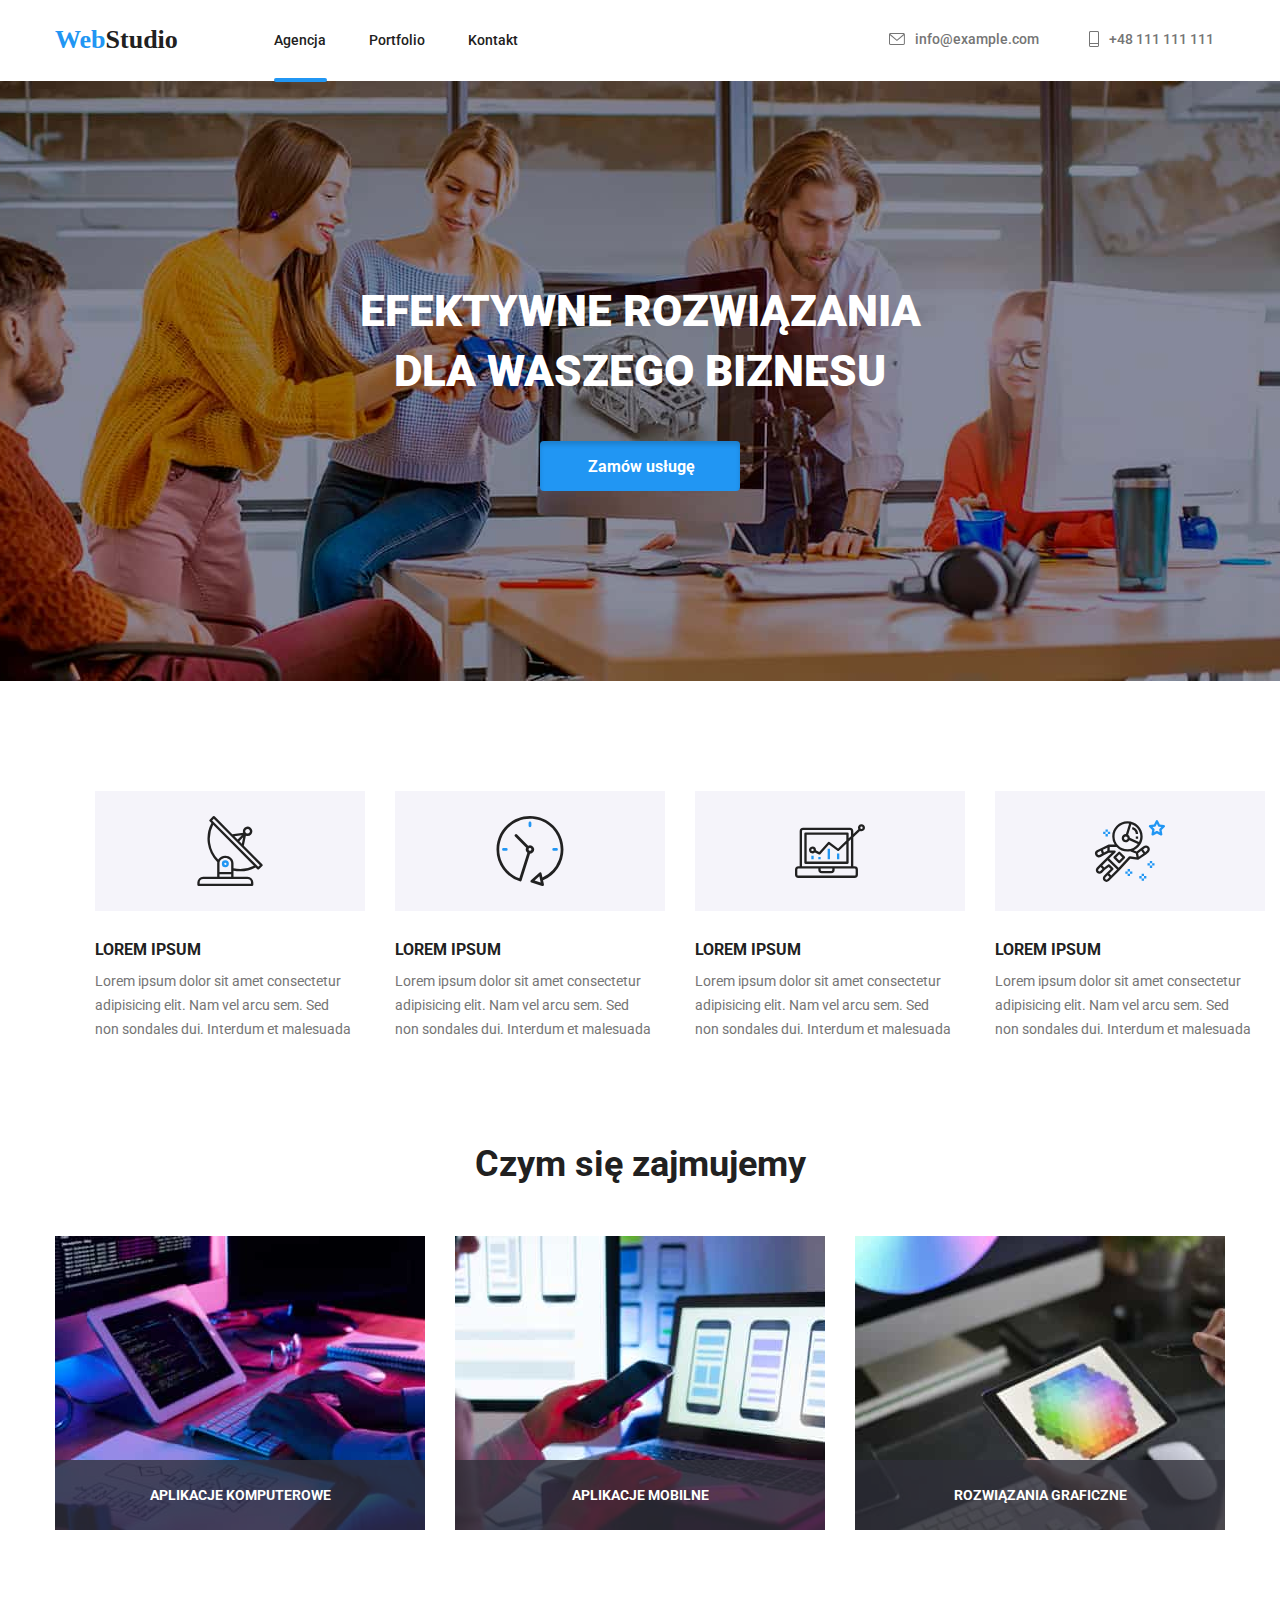
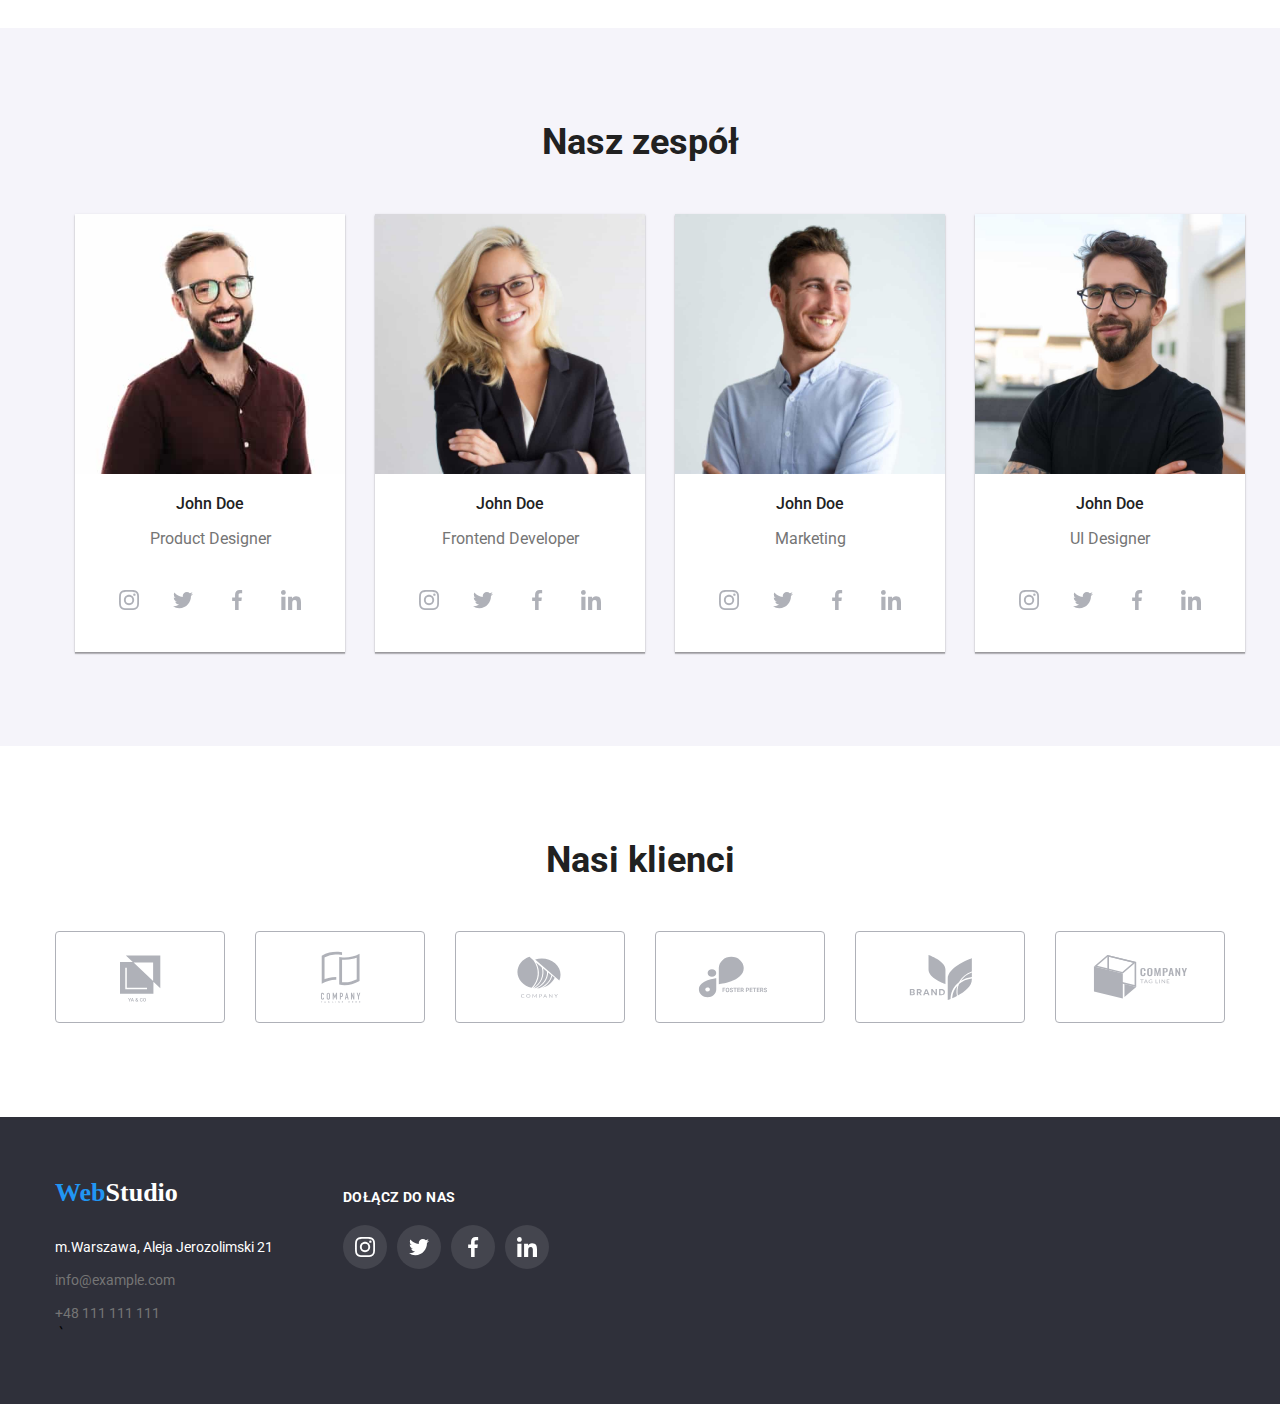
<file: index.html>
<!DOCTYPE html>
<html lang="en">
<head>
    <meta charset="UTF-8">
    <meta http-equiv="X-UA-Compatible" content="IE=edge">
    <meta name="viewport" content="width=device-width, initial-scale=1.0">
    <title>Studio</title>
    <link
    rel="stylesheet"
    href="https://fonts.googleapis.com/css2?family=Raleway:wght@700&family=Roboto:wght@400;500;700;900&display=swap"
      />
    <link
    rel="stylesheet"
    href="https://cdnjs.cloudflare.com/ajax/libs/modern-normalize/1.1.0/modern-normalize.min.css"
    >
  <link rel="stylesheet" href="./css/styles.css" />
  <link rel="preconnect" href="https://fonts.googleapis.com" />
  <link rel="preconnect" href="https://fonts.gstatic.com" crossorigin />
  <link
  />
</head>
<body>
    <header class="header header__position">
        <a 
        href="index.html" 
        class="header__logo-appearance link__no blue-text">
        <span class="logo__blue">Web</span>Studio</a>
        <nav class="header__pages-position">
                    <a
                      href="./index.html"
                      class="header__pages-appearance link__no active-link">
                      <span class="blue-text">Agencja</span>
                     </a>
                    <a
                    href="./portfolio.html" 
                    class="header__pages-appearance link__no">
                    <span class="blue-text">Portfolio</span>
                    </a>
                    <a
                    href="./index.html" 
                    class="header__pages-appearance link__no">
                    <span class="blue-text">Kontakt</span>
                    </a>
        </nav>
        <div class="header__contacts-position">
            <a class="header__contacts-apperarance link__no" href=milto:info@example.com>
                <svg class="header__icons" width="16px" height="12px">
                    <use xlink:href="./images/icons.svg#icon-postcard"></use>
                </svg>
                info@example.com</a> <br /> 
            <a class="header__contacts-apperarance link__no" href="tel:+48 111 111 111">
                <svg class="header__icons" width="10px" height="16px">
                    <use xlink:href="./images/icons.svg#icon-smartphone"></use>
                </svg>
                +48 111 111 111</a> <br />
        </div>
    </header>
    <main>
    <section class="container banner">
        <div>
             <h1 class="banner__writing blue-text">EFEKTYWNE ROZWIĄZANIA<br/> DLA WASZEGO BIZNESU</h1>
                <div class="banner__button-position"> 
                    <div class="banner__button-appearance">
                        <button class="banner__button-text modal-btn" type="button" data-modal-open>Zamów usługę</button>
                    </div>
                </div>
        </div>
    </section>
    <section class="container text">
        <ul class="text__position">
            <li>
                <div class="text__icons-background">
                    <svg class="text__icons" width="65.32px" height="70px">
                        <use xlink:href="./images/icons.svg#icon-antenna"></use>
                    </svg>
                </div>
                <b class="text__title-appearance" >LOREM IPSUM</b>
                <div class="text__appearance">
                Lorem ipsum dolor sit amet consectetur<br/>
                adipisicing elit. Nam vel arcu sem. Sed<br/>
                non sondales dui. Interdum et malesuada
                </div>
            </ol>
            <li> 
                <div class="text__icons-background">
                    <svg class="text__icons" width="65px" height="70px">
                        <use xlink:href="./images/icons.svg#icon-clock"></use>
                    </svg>
                </div>
                <b class="text__title-appearance">LOREM IPSUM</b>
                <div class="text__appearance">
                Lorem ipsum dolor sit amet consectetur<br/>
                adipisicing elit. Nam vel arcu sem. Sed<br/>
                non sondales dui. Interdum et malesuada
                </div>
            </li>
            <li> 
                <div class="text__icons-background">
                    <svg class="text__icons" width="65px" height="70px">
                        <use xlink:href="./images/icons.svg#icon-diagram"></use>
                    </svg>
                </div>
                <b class="text__title-appearance">LOREM IPSUM</b>
                <div class="text__appearance"> 
                Lorem ipsum dolor sit amet consectetur<br/>
                adipisicing elit. Nam vel arcu sem. Sed<br/>
                non sondales dui. Interdum et malesuada
                </div>   
            </li>
            <li> 
                <div class="text__icons-background">
                    <svg class="text__icons" width="65px" height="70px">
                        <use xlink:href="./images/icons.svg#icon-astronaut"></use>
                    </svg>
                </div>
                <b class="text__title-appearance">LOREM IPSUM</b>
                <div class="text__appearance">
                Lorem ipsum dolor sit amet consectetur<br/>
                adipisicing elit. Nam vel arcu sem. Sed<br/>
                non sondales dui. Interdum et malesuada
                </div>
            </li>
        </ul>
    </section>
    <section class="container">
        <h2 class="picture__title">Czym się zajmujemy</h2>
            <div class="picture__position">
                <figure class="picture__single">
                    <img
                        src="./images/computer.jpg"
                        alt="Osoba pracująca na komputerze"
                        width="370"
                        height="294"
                        >
                            <figcaption class="picture__text picture__text-position">
                                aplikacje komputerowe
                            </figcaption>
                </figure>
                <figure class="picture__single">
                    <img
                        src="./images/phone.jpg"
                        alt="Osoba pracująca na telefonie"
                        width="370"
                        height="294"
                        >
                            <figcaption class="picture__text picture__text-position">
                                aplikacje mobilne
                            </figcaption>
                </figure>
                <figure class="picture__single">
                    <img
                        src="./images/tablets.jpg"
                        alt="Osoba pracująca na tablecie"
                        width="370"
                        height="294"
                        >
                            <figcaption class="picture__text picture__text-position">
                                rozwiązania graficzne
                            </figcaption>
                </figure>
            </div>
    </section>
    <section class="team__container">
        <h2 class="team__title">Nasz zespół</h2>
        <ul class="team__position">
            <li class="team__appearance">
                <figure class="team__picture">
                    <img
                        src="./images/designer.jpg"
                        alt="Męzczyżna w czerwonej koszuli"
                        width="270"
                        height="260"
                        >
                    <figcaption>
                      <p class="team__name">John Doe</p>
                      <div class="team__proffesion">Product Designer</div>
                    </figcaption>
                </figure>
                <div class="team__icon">
                        <svg class="team__icon-single">
                            <use 
                            xlink:href="./images/icons.svg#icon-camera"
                            width="20";
                            height="20";
                            x="12"
                            y="12"
                            ></use>
                        </svg>
                        <svg class="team__icon-single">
                            <use 
                            xlink:href="./images/icons.svg#icon-twiteer"
                            width="20";
                            height="20";
                            x="12"
                            y="12"
                            ></use>
                        </svg>
                        <svg class="team__icon-single">
                            <use 
                            xlink:href="./images/icons.svg#icon-facebook"
                            width="20";
                            height="20";
                            x="12"
                            y="12"
                            ></use>
                        </svg>
                        <svg class="team__icon-single">
                            <use 
                            xlink:href="./images/icons.svg#icon-instagram"
                            width="20";
                            height="20";
                            x="12"
                            y="12"
                            ></use>
                        </svg>
                </div>
            </li>
            <li class="team__appearance">
                <figure class="team__picture">
                    <img
                        src="./images/frontend.jpg"
                        alt="Kobieta w czarnym płaszczu"
                        width="270"
                        height="260"
                    >
                    <figcaption>
                      <p class="team__name">John Doe</p>
                      <div class="team__proffesion">Frontend Developer</div>
                    </figcaption>
                </figure>
                <div class="team__icon">
                        <svg class="team__icon-single">
                            <use 
                            xlink:href="./images/icons.svg#icon-camera"
                            width="20";
                            height="20";
                            x="12"
                            y="12"
                            ></use>
                        </svg>
                        <svg class="team__icon-single">
                            <use 
                            xlink:href="./images/icons.svg#icon-twiteer"
                            width="20";
                            height="20";
                            x="12"
                            y="12"
                            ></use>
                        </svg>
                        <svg class="team__icon-single">
                            <use 
                            xlink:href="./images/icons.svg#icon-facebook"
                            width="20";
                            height="20";
                            x="12"
                            y="12"
                            ></use>
                        </svg>
                        <svg class="team__icon-single">
                            <use 
                            xlink:href="./images/icons.svg#icon-instagram"
                            width="20";
                            height="20";
                            x="12"
                            y="12"
                            ></use>
                        </svg>
                </div>
            </li>
            <li class="team__appearance">
                <figure class="team__picture">
                    <img
                    src="./images/marketing.jpg"
                    alt="Męzczyżna w białej koszuli"
                    width="270"
                    height="260"
                >
                    <figcaption>
                      <p class="team__name">John Doe</p>
                      <div class="team__proffesion">Marketing</div>
                    </figcaption>
                </figure>
                    <div class="team__icon">
                        <svg class="team__icon-single">
                            <use 
                            xlink:href="./images/icons.svg#icon-camera"
                            width="20";
                            height="20";
                            x="12"
                            y="12"
                            ></use>
                        </svg>
                        <svg class="team__icon-single">
                            <use 
                            xlink:href="./images/icons.svg#icon-twiteer"
                            width="20";
                            height="20";
                            x="12"
                            y="12"
                            ></use>
                        </svg>
                        <svg class="team__icon-single">
                            <use 
                            xlink:href="./images/icons.svg#icon-facebook"
                            width="20";
                            height="20";
                            x="12"
                            y="12"
                            ></use>
                        </svg>
                        <svg class="team__icon-single">
                            <use 
                            xlink:href="./images/icons.svg#icon-instagram"
                            width="20";
                            height="20";
                            x="12"
                            y="12"
                            ></use>
                        </svg>
                     </div>
            </li>
            <li class="team__appearance">
                <figure class="team__picture">
                    <img
                    src="./images/UI.jpg"
                    alt="Męzczyżna w czarnej bluzce"
                    width="270"
                    height="260"
                >
                    <figcaption>
                      <p class="team__name">John Doe</p>
                      <div class="team__proffesion">UI Designer</div>
                    </figcaption>
                </figure>
                <div class="team__icon">
                    <svg class="team__icon-single">
                        <use 
                        xlink:href="./images/icons.svg#icon-camera"
                        width="20";
                        height="20";
                        x="12"
                        y="12"
                        ></use>
                    </svg>
                    <svg class="team__icon-single">
                        <use 
                        xlink:href="./images/icons.svg#icon-twiteer"
                        width="20";
                        height="20";
                        x="12"
                        y="12"
                        ></use>
                    </svg>
                    <svg class="team__icon-single">
                        <use 
                        xlink:href="./images/icons.svg#icon-facebook"
                        width="20";
                        height="20";
                        x="12"
                        y="12"
                        ></use>
                    </svg>
                    <svg class="team__icon-single">
                        <use 
                        xlink:href="./images/icons.svg#icon-instagram"
                        width="20";
                        height="20";
                        x="12"
                        y="12"
                        ></use>
                    </svg>                 
                </div>
            </li>
        </ul>
    </section>
    <section class="container"></section>
        <h2 class="ourclients__title">Nasi klienci</h2>
        <div class="ourclients__position">
                <svg class=" ourclients__icon-single">
                    <use
                     xlink:href="./images/icons.svg#icon-logowan"
                     width="106";
                     height="60"
                     x="32"
                     y="16"
                     ></use>
                </svg>
                <svg class=" ourclients__icon-single">
                     <use
                      xlink:href="./images/icons.svg#icon-logotwo"
                      width="106";
                      height="60"
                      x="32"
                      y="16"
                      ></use>
                </svg>
                <svg class=" ourclients__icon-single">
                    <use
                     xlink:href="./images/icons.svg#icon-logothree"
                     width="106";
                     height="60"
                     x="32"
                     y="16"
                     ></use>
                </svg>
                <svg class=" ourclients__icon-single">
                    <use
                     xlink:href="./images/icons.svg#icon-logofour"
                     width="106";
                     height="60"
                     x="32"
                     y="16"
                     ></use>
                </svg>
                <svg class=" ourclients__icon-single">
                    <use
                     xlink:href="./images/icons.svg#icon-logofive"
                     width="106";
                     height="60"
                     x="32"
                     y="16"
                     ></use>
                </svg>
                <svg class=" ourclients__icon-single">
                    <use xlink:href="./images/icons.svg#icon-logosix"
                    width="106";
                    height="60"
                    x="32"
                    y="16"
                    ></use>
                </svg>
        </div>
    </main>
         <footer class="footer"> 
            <div class="container">
                <div class="footer__position">
                <div class="footer__left">
                    <h3><a class="footer__logo-appearance link__no blue-text" href="index.html"><span class="logo__blue">Web</span>Studio</a></h3>
                         <address class="footer__address-position">
                            <div class="footer__address-text link__no blue-text">
                                 m.Warszawa, Aleja Jerozolimski 21 
                                 </div>
                                 <div class="footer__contacts-position" >
                                     <a class="footer__contacts link__no blue-text" href=milto:info@example.com>info@example.com</a>
                                     <a class="footer__contacts link__no blue-text" href="tel:+48 111 111 111">+48 111 111 111</a>
                             </div>
       `             </address>
                 </div>
                 <div class="footer__center">
                    <h3 class="footer__center-title">dołącz do nas</h3>
                    <div class="footer__icon">
                        <svg class="footer__icon-single">
                            <use 
                            xlink:href="./images/icons.svg#icon-camera"
                            width="20";
                            height="20";
                            x="12"
                            y="12"
                            ></use>
                        </svg>
                        <svg class="footer__icon-single">
                            <use 
                            xlink:href="./images/icons.svg#icon-twiteer"
                            width="20";
                            height="20";
                            x="12"
                            y="12"
                            ></use>
                        </svg>
                        <svg class="footer__icon-single">
                            <use 
                            xlink:href="./images/icons.svg#icon-facebook"
                            width="20";
                            height="20";
                            x="12"
                            y="12"
                            ></use>
                        </svg>
                        <svg class="footer__icon-single">
                            <use 
                            xlink:href="./images/icons.svg#icon-instagram"
                            width="20";
                            height="20";
                            x="12"
                            y="12"
                            ></use>
                        </svg>                 
                    </div>
                </div>
             </div>
            </div>
         </footer>  
         <div class="backdrop is-hidden" data-modal>
            <div class="modal-box">
                <button type="button" class="close-btn" data-modal-close>X</button>
                <form name="Zostaw swoje dane w formularzu poniżej">
                    <label>
                        Imie
                        <input type="" name="imie" />
                    </label>
                    <label>
                        Telefon
                        <input type="" name="telefon" />
                    </label>
                    <label>
                        Email
                        <input type="email" name="email" />
                    </label>
                    <label>
                        Komentarz
                        <textarea name="komentarz" rows="5" 
                        placeholder="wprowadź tekst"></textarea>
                    </label>
                    <button type="submit">Wyślij</button>
                </form>
            </div>
         </div>
         <script src="./js/modal.js"></script>
    </body>
</html>
</file>
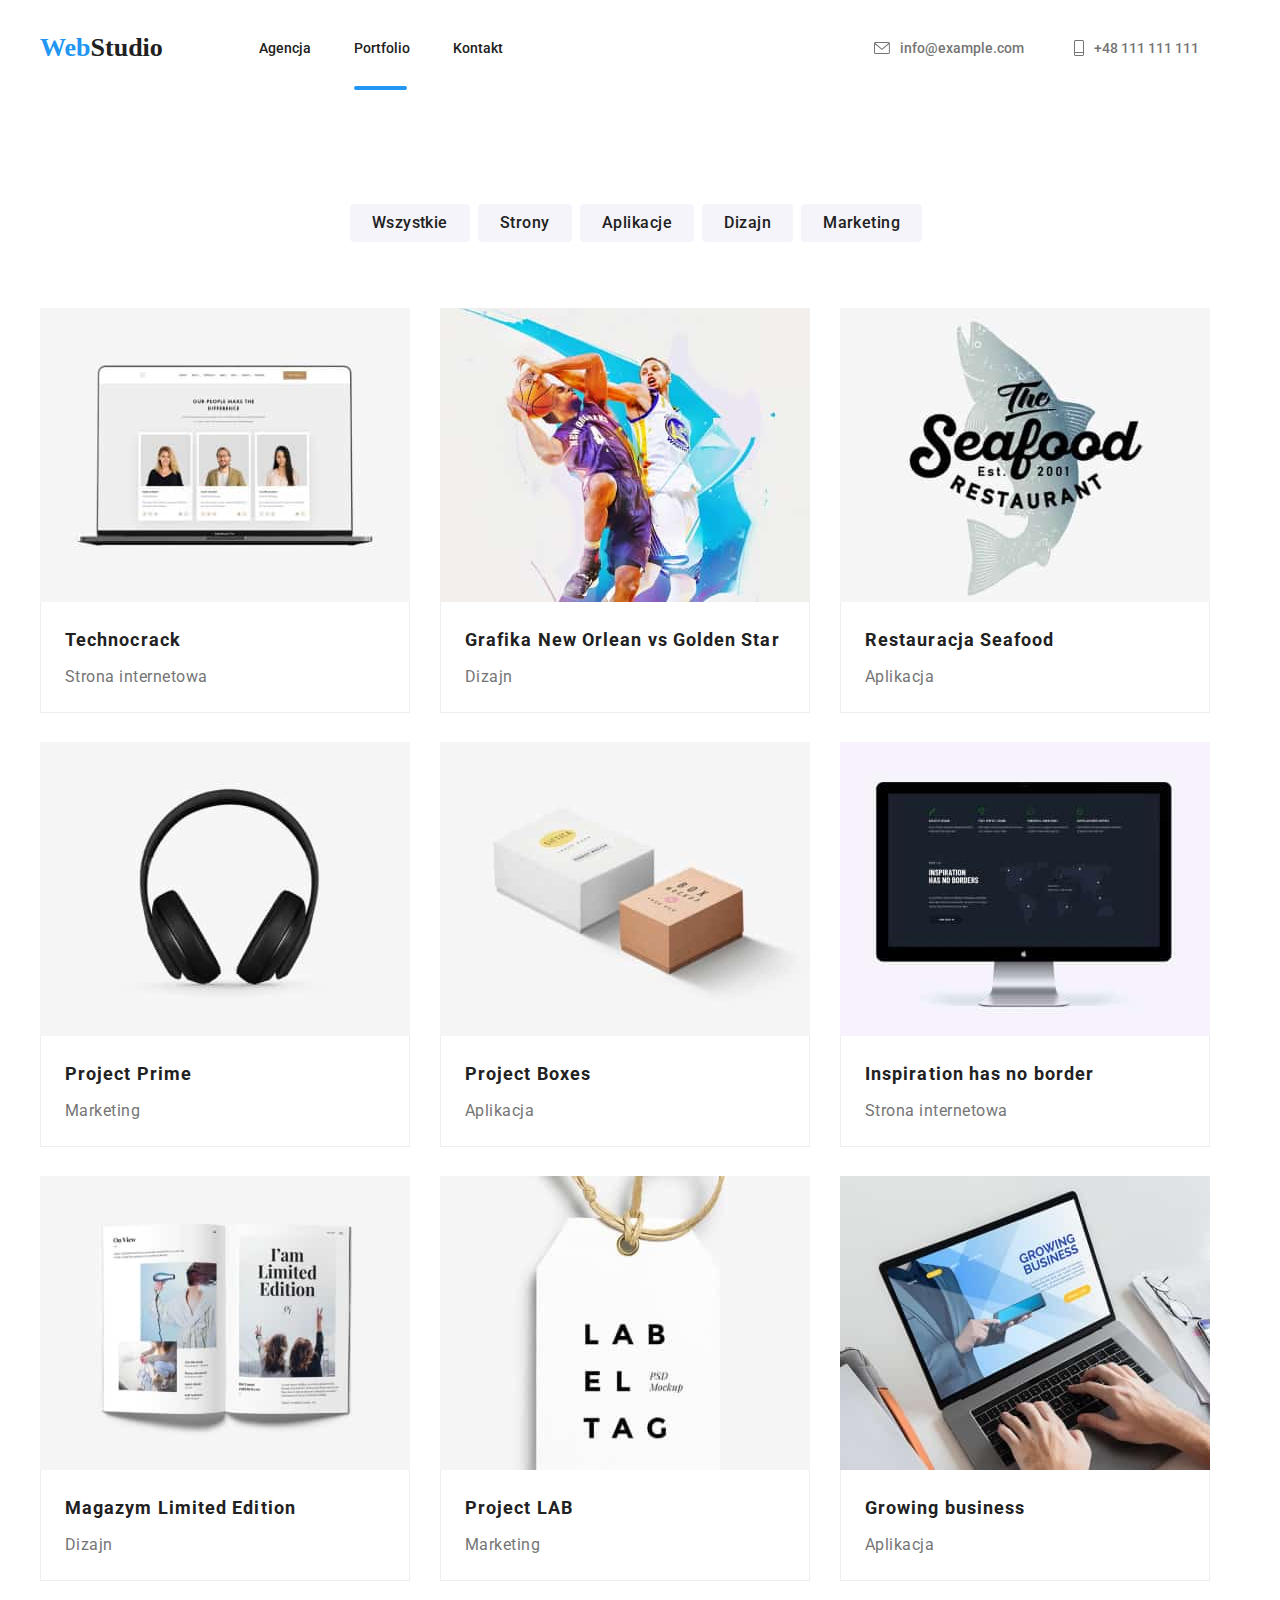
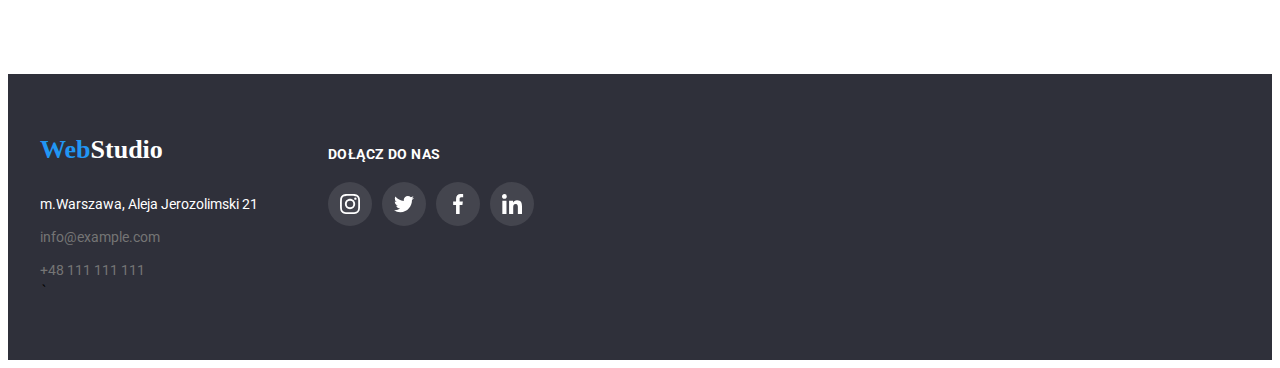
<file: portfolio.html>
<!DOCTYPE html>
<html lang="en">
<head>
    <meta charset="UTF-8">
    <meta http-equiv="X-UA-Compatible" content="IE=edge">
    <meta name="viewport" content="width=device-width, initial-scale=1.0">
    <title>Portfolio</title>
    <link
    href="https://fonts.googleapis.com/css2?family=Raleway:wght@700&family=Roboto:wght@400;500;700;900&display=swap"
    rel="stylesheet" />
  <link rel="stylesheet" href="./css/styles.css" />
  <link rel="preconnect" href="https://fonts.googleapis.com" />
  <link rel="preconnect" href="https://fonts.gstatic.com" crossorigin />
  <link>
</head>
<body>
    <header class="header__position container">
        <a href="index.html" class="header__logo-appearance link__no blue-text"><span class="logo__blue">Web</span>Studio</a>
        <nav class="header__pages-position">
            <a
              href="./index.html"
              class="header__pages-appearance link__no">
                 <span class="blue-text">Agencja</span>
             </a>
            <a
            href="./portfolio.html" 
            class="header__pages-appearance link__no active-link">
                 <span class="blue-text">Portfolio</span>
            </a>
            <a
            href="./index.html" 
            class="header__pages-appearance link__no">
                 <span class="blue-text">Kontakt</span>
            </a>
        </nav>
        <div class="header__contacts-position">
            <a class="header__contacts-apperarance link__no" href=milto:info@example.com>
                <svg class="header__icons" width="16px" height="12px">
                    <use xlink:href="./images/icons.svg#icon-postcard"></use>
                </svg>
                info@example.com</a> <br /> 
            <a class="header__contacts-apperarance link__no" href="tel:+48 111 111 111">
                <svg class="header__icons" width="10px" height="16px">
                    <use xlink:href="./images/icons.svg#icon-smartphone"></use>
                </svg>
                +48 111 111 111</a> <br />
        </div>
    </header> 
    <main>
        <section class="container">
            <ul class="portfolio__list" >
                <li class="portfolio__list-button">Wszystkie</li>
                <li class="portfolio__list-button">Strony</li>
                <li class="portfolio__list-button">Aplikacje</li>
                <li class="portfolio__list-button">Dizajn</li>
                <li class="portfolio__list-button">Marketing</li>
            </ul>
        </section>
        <section class="container">
            <div class="portfolio__picture-position">
                <figure class="portfolio__picture">
                    <div class="portfolio__overlay">
                        <img
                        src="./images/techno.jpg"
                        alt="Laptop przedstawiający trzy osoby"
                        width="370"
                        height="294"
                        >
                        <div class="portfolio__overlay-text">
                             Technocrack jest popularną platformą wykorzystywaną do
                             rozpowszechniania koronawirusa. Firmy wykorzystują tę
                             platformę do celów szpiegowskich i ataków na
                             niezabezpieczone serwery konkurencji
                        </div>
                    </div>
                        <figcaption class="portfolio__picture-description">
                            <h5 class="portfolio__picture-title">Technocrack</h5>
                            <div class="portfolio__picture-subtitle">Strona internetowa</div>
                        </figcaption>
                </figure>
                <figure class="portfolio__picture">
                    <div class="portfolio__overlay">
                        <img
                        src="./images/basketball.jpg"
                        alt="Dwóch zawodników NBA"
                        width="370"
                        height="294"
                        >
                        <div class="portfolio__overlay-text">
                             Technocrack jest popularną platformą wykorzystywaną do
                             rozpowszechniania koronawirusa. Firmy wykorzystują tę
                             platformę do celów szpiegowskich i ataków na
                             niezabezpieczone serwery konkurencji
                        </div>
                    </div>
                        <figcaption class="portfolio__picture-description">
                            <h5 class="portfolio__picture-title">Grafika New Orlean vs Golden Star</h5>
                            <div class="portfolio__picture-subtitle">Dizajn</div>
                        </figcaption>
                </figure>
                <figure class="portfolio__picture">
                    <div class="portfolio__overlay">
                        <img
                        src="./images/restaurant.jpg"
                        alt="Reklama restauracji przedstawiająca rybę"
                        width="370"
                        height="294"
                        >
                        <div class="portfolio__overlay-text">
                             Technocrack jest popularną platformą wykorzystywaną do
                             rozpowszechniania koronawirusa. Firmy wykorzystują tę
                             platformę do celów szpiegowskich i ataków na
                             niezabezpieczone serwery konkurencji
                        </div>
                    </div>
                        <figcaption class="portfolio__picture-description">
  
                            <h5 class="portfolio__picture-title">Restauracja Seafood</h5>
                            <div class="portfolio__picture-subtitle">Aplikacja</div>
                        </figcaption>
                </figure>
                <figure class="portfolio__picture">
                    <div class="portfolio__overlay">
                        <img
                        src="./images/music.jpg"
                        alt="Czarne słuchawki do muzyki."
                        width="370"
                        height="294"
                        >
                        <div class="portfolio__overlay-text">
                             Technocrack jest popularną platformą wykorzystywaną do
                             rozpowszechniania koronawirusa. Firmy wykorzystują tę
                             platformę do celów szpiegowskich i ataków na
                             niezabezpieczone serwery konkurencji
                        </div>
                    </div>
                        <figcaption class="portfolio__picture-description">
                            <h5 class="portfolio__picture-title">Project Prime</h5>
                            <div class="portfolio__picture-subtitle">Marketing</div>
                        </figcaption>
                </figure>
                <figure class="portfolio__picture">
                    <div class="portfolio__overlay">
                        <img
                        src="./images/box.jpg"
                        alt="Dwa pódełka"
                        width="370"
                        height="294"
                        >
                        <div class="portfolio__overlay-text">
                             Technocrack jest popularną platformą wykorzystywaną do
                             rozpowszechniania koronawirusa. Firmy wykorzystują tę
                             platformę do celów szpiegowskich i ataków na
                             niezabezpieczone serwery konkurencji
                        </div>
                    </div>
                        <figcaption class="portfolio__picture-description">
                            <h5 class="portfolio__picture-title">Project Boxes</h5>
                            <div class="portfolio__picture-subtitle">Aplikacja</div>
                        </figcaption>
                </figure>
                <figure class="portfolio__picture">
                    <div class="portfolio__overlay">
                        <img
                        src="./images/tv.jpg"
                        alt="Monitor z mapą świata"
                        width="370"
                        height="294"
                        >
                        <div class="portfolio__overlay-text">
                             Technocrack jest popularną platformą wykorzystywaną do
                             rozpowszechniania koronawirusa. Firmy wykorzystują tę
                             platformę do celów szpiegowskich i ataków na
                             niezabezpieczone serwery konkurencji
                        </div>
                    </div>
                        <figcaption class="portfolio__picture-description">
                            <h5 class="portfolio__picture-title">Inspiration has no border</h5>
                            <div class="portfolio__picture-subtitle">Strona internetowa</div>
                        </figcaption>
                </figure>
                <figure class="portfolio__picture">
                    <div class="portfolio__overlay">
                        <img
                        src="./images/book.jpg"
                        alt="Otwarta książka"
                        width="370"
                        height="294"
                        >
                        <div class="portfolio__overlay-text">
                             Technocrack jest popularną platformą wykorzystywaną do
                             rozpowszechniania koronawirusa. Firmy wykorzystują tę
                             platformę do celów szpiegowskich i ataków na
                             niezabezpieczone serwery konkurencji
                        </div>
                    </div>
                        <figcaption class="portfolio__picture-description"> 
                            <h5 class="portfolio__picture-title">Magazym Limited Edition</h5>
                            <div class="portfolio__picture-subtitle">Dizajn</div>
                        </figcaption>
                </figure>
                <figure class="portfolio__picture">
                    <div class="portfolio__overlay">
                        <img
                        src="./images/lab.jpg"
                        alt="Wizytówka projektu"
                        width="370"
                        height="294"
                        >
                        <div class="portfolio__overlay-text">
                             Technocrack jest popularną platformą wykorzystywaną do
                             rozpowszechniania koronawirusa. Firmy wykorzystują tę
                             platformę do celów szpiegowskich i ataków na
                             niezabezpieczone serwery konkurencji
                        </div>
                    </div>
                        <figcaption class="portfolio__picture-description">
                            <h5 class="portfolio__picture-title">Project LAB</h5>
                            <div class="portfolio__picture-subtitle">Marketing</div>
                        </figcaption>
                </figure>
                <figure class="portfolio__picture">
                    <div class="portfolio__overlay">
                        <img
                        src="./images/laptop.jpg"
                        alt="Osoba pisząca na laptopie"
                        width="370"
                        height="294"
                        >
                        <div class="portfolio__overlay-text">
                             Technocrack jest popularną platformą wykorzystywaną do
                             rozpowszechniania koronawirusa. Firmy wykorzystują tę
                             platformę do celów szpiegowskich i ataków na
                             niezabezpieczone serwery konkurencji
                        </div>
                    </div>
                        <figcaption class="portfolio__picture-description">
                            <h5 class="portfolio__picture-title">Growing business</h5>
                            <div class="portfolio__picture-subtitle">Aplikacja</div>
                        </figcaption>
                 </figure>
            </div>
        </section>
        </main>  
        <footer class="footer"> 
            <div class="container">
                <div class="footer__position">
                <div class="footer__left">
                    <h3><a class="footer__logo-appearance link__no blue-text" href="index.html"><span class="logo__blue">Web</span>Studio</a></h3>
                         <address class="footer__address-position">
                            <div class="footer__address-text link__no blue-text">
                                 m.Warszawa, Aleja Jerozolimski 21 
                                 </div>
                                 <div class="footer__contacts-position" >
                                     <a class="footer__contacts link__no blue-text" href=milto:info@example.com>info@example.com</a>
                                     <a class="footer__contacts link__no blue-text" href="tel:+48 111 111 111">+48 111 111 111</a>
                             </div>
       `             </address>
                 </div>
                 <div class="footer__center">
                    <h3 class="footer__center-title">dołącz do nas</h3>
                    <div class="footer__icon">
                        <svg class="footer__icon-single">
                            <use 
                            xlink:href="./images/icons.svg#icon-camera"
                            width="20";
                            height="20";
                            x="12"
                            y="12"
                            ></use>
                        </svg>
                        <svg class="footer__icon-single">
                            <use 
                            xlink:href="./images/icons.svg#icon-twiteer"
                            width="20";
                            height="20";
                            x="12"
                            y="12"
                            ></use>
                        </svg>
                        <svg class="footer__icon-single">
                            <use 
                            xlink:href="./images/icons.svg#icon-facebook"
                            width="20";
                            height="20";
                            x="12"
                            y="12"
                            ></use>
                        </svg>
                        <svg class="footer__icon-single">
                            <use 
                            xlink:href="./images/icons.svg#icon-instagram"
                            width="20";
                            height="20";
                            x="12"
                            y="12"
                            ></use>
                        </svg>                 
                    </div>
                </div>
             </div>
            </div>
         </footer>    
    </body>

</html>
</file>
<file: css/styles.css>
:root {
  --darkgrey: #212121;
  --grey: #757575;
  --verygrey: #2F303A;
  --greyicon: #afb1b8;
  --white: #fff;
  --blue: #2196f3;
  --verywhite: #f5f4fa;
}

  body {
  font-family: "Relaway", "Roboto" "sans-serif";
 
   
}

.link__no {
  text-decoration: none;
  list-style-type: none;
}

.blue-text:hover,
.blue-text:focus {
  color: var(--blue);
}

.container {
  max-width: 1200px;
  padding: 0 15px;
  margin: 0 auto;
}

.header {
  width: 1200px;
  border-bottom: 1px solid #fff;
  margin: 0 auto;
}

.header__position {
  display: flex;
  flex-direction: row;
  align-items: center;
  padding: 24px 15px 25px 15px;
}

.header__logo-appearance {
  font-family: "Relaway";
  font-style: normal;
  font-weight: 700;
  font-size: 26px;
  line-height: 31px;
  color: var(--darkgrey)
}
.logo__blue {
  color: var(--blue);
}
.header__pages-position {
  display: flex;
  flex-direction: row;
  align-items: center;
  margin-left: 96px;
  gap: 43px;
}


.header__pages-appearance {
    font-family:"Roboto";
    font-style: normal;
    font-weight: 500;
    font-size: 14px;
    line-height: 16px;
    color: var(--darkgrey);  
}

.active-link::after {
  content: "";
  transform: translateY(30px);
  background-color: #2196f3;
  width: 53px;
  height: 4px;
  border-radius: 2px;
  position: absolute;
  display: block;
}

.header__contacts-position {
  display: flex;
  flex-direction: row;
  align-items: center;
  margin-left: 371px;
}
 

.header__contacts-apperarance {
    font-family: "Roboto";
    font-style: normal;
    font-weight: 500;
    font-size: 14px;
    line-height: 16px;
    color: var(--grey);
    display: flex;
    align-items: center;
    gap: 10px;
}

.header__contacts-apperarance:hover,
.header__contacts-apperarance:focus {
  cursor: pointer;
  fill: var(--blue);
}

.header__contacts-apperarance:first-child {
    padding-right: 50px; 
}


.header__icons {
  fill: var(--grey);
}

.banner {
  background-color: var(--verygrey);
  height: 600px;
  width: 100%;
  background-image: url("../images/picture.jpg");
  background-size: cover;
  background-position: 50%, 50%;
  max-width: 1600px;
}

.banner__writing {
  font-family:"Roboto";
  font-style: normal;
  font-weight: 900;
  font-size: 44px;
  line-height: 60px;
  color: var(--white);
  text-align: center;
  padding-top: 200px;
  padding-bottom: 40px;
  margin: 0;


}
.banner__button-appearance {
   background-color: var(--blue);
   height: 50px;
   width: 200px;
   border-radius: 4px;
   box-shadow: inset 0px 4px 4px rgba(0, 0, 0, 0.15);
   cursor: pointer;

}

.banner__button-text {
  background-color: var(--blue);
  font-family:"Roboto";
  font-style: normal;
  font-weight: 700;
  font-size: 16px;
  line-height: 30px;
  color: var(--white);
  border: none;
  margin-left: 42px;
  margin-top: 10px;
  border: 0;
}
.banner__button-position {
  display: flex;
  justify-content: center;
}

.text {
  padding-top: 94px;
  padding-bottom: 94px;
 
}

.text__position {
  display: flex;
  flex-direction: row;
  list-style-type: none;
  gap: 30px;
}

.text__icons-background {
  width: 270px;
  height: 120px;
  background-color: var(--verywhite);
  display: flex;
  align-items: center;
  justify-content: center;
  margin-bottom: 30px;
}

.text__icons {
  width: 100%;
}


.text__title-appearance {
  color: var(--darkgrey);
  font-family:"Roboto";
  font-style: normal;
  font-weight: 700;
  font-size: 14px;
  font-size: 16px;
  text-transform: uppercase;
  padding-bottom: 10px;
}

.text__appearance {
  color: var(--grey);
  font-family:"Roboto";
  font-style: normal;
  font-weight: 400;
  font-size: 14px;
  line-height: 24px;
  width: 270px;
  height: 75px;
  padding-top: 10px;
}

.picture__title {
  text-align: center;
  font-family:"Roboto";
  font-style: normal;
  font-weight: 700;
  font-size: 36px;
  color: var(--darkgrey);
  margin: 0;
  
}

.picture__position {
  display: flex;
  flex-direction: row;
  gap: 30px;
  list-style-type: none;
  padding-top: 50px;
  padding-bottom: 94px;
  margin: 0;
}

.picture__single {
  margin: 0;
  position: relative;
}

.picture__text-position {
  width: 370px;
  height: 70px;
  background-color: rgba(47, 48, 58, 0.8);
  position: absolute;
  top: 224px;
}

.picture__text {
  font-family: "Roboto";
  font-weight: 700;
  font-size: 14px;
  line-height: 16px;
  letter-spacing: 3%;
  text-transform: uppercase;
  color: var(--white);
  text-align: center;
  padding-top: 27px;
}

.team__container {
  background-color: var(--verywhite);
  width: 100%;
}


 .team__picture {
   margin: 0 auto;
 }
 .team__position {
  display: flex;
  flex-direction: row;
  justify-content: center;
  margin: 0px;
  gap: 30px;
  list-style-type: none;
  padding-bottom: 94px;
  
  
}

.team__title {
  text-align: center;
  font-family:"Roboto";
  font-style: normal;
  font-weight: 700;
  font-size: 36px;
  color: var(--darkgrey); 
  margin: 0;
  padding-top: 94px;
  padding-bottom: 50px;
}

.team__name {
  text-align: center;
  font-family:"Roboto";
  font-style: normal;
  font-weight: 500;
  font-size: 16px;
  line-height: 19px;
  color: var(--darkgrey);

}
.team__proffesion {
  text-align: center;
  font-family:"Roboto";
  font-style: normal;
  font-weight: 400;
  font-size: 16px;
  line-height: 19px;
  color: var(--grey);
  padding-bottom: 30px;
}

.team__appearance {
  background-color: var(--white);
  box-shadow: 0px 1px 3px rgba(0, 0, 0, 0.12),
              0px 1px 1px rgba(0, 0, 0, 0.14),
              0px 2px 1px rgba(0, 0, 0, 0.2);
}
.team__icon {
  display: flex;
  justify-content: center;
  align-items: center;
  padding-bottom: 30px;
  gap: 10px;
}
 
.team__icon-single {
  height: 44px;
  width: 44px;
  fill: var(--greyicon);
  border-radius: 50%;
}
.team__icon-single:hover {
  cursor: pointer;
  background-color: var(--blue);
  fill: var(--white);
  transition: 250ms cubic-bezier(0.4, 0, 0.2, 1);
}

.ourclients__title {
  text-align: center;
  font-family:"Roboto";
  font-style: normal;
  font-weight: 700;
  font-size: 36px;
  color: var(--darkgrey); 
  margin: 0;
  padding-bottom: 50px;
  padding-top: 94px;
}

.ourclients__position {
  display: flex;
  align-items: center;
  justify-content: center;
  gap: 30px;
  padding-bottom: 94px;
}

.ourclients__icon-single {
  width: 170px;
  height: 92px;
  fill: var(--greyicon);
  border-radius: 4px;
  border: 1px solid var(--greyicon);
}
.ourclients__icon-single:hover {
  cursor: pointer;
  border-color: var(--blue);
  fill: var(--blue);
}

.ourclients__icon-single:hover,
.ourclients__icon-single:focus {
  color: var(--blue);
  transition: 250ms cubic-bezier(0.4, 0, 0.2, 1);
}


.footer {
  background-color: var(--verygrey);
  width: 100%;
 
}

.footer__left {
  padding-top: 60px;
}
.footer__left h3 {
  margin: 0;
  padding-bottom: 27px;
}

.footer__address-position {
  padding-bottom: 60px;
}

.footer__address-text {
  font-family:"Roboto";
  font-style: normal;
  font-weight: 400;
  font-size: 14px;
  line-height: 24px;
  color: var(--white);
  padding-bottom: 9px;
}
.footer__contacts {
  color: var(--grey);
  font-family:"Roboto";
  font-style: normal;
  font-weight: 400;
  font-size: 14px;
  line-height: 24px;
  color: var(--grey);
  
}

.footer__contacts-position {
 display: flex;
 flex-direction: column;
 gap: 9px;
}

.footer__logo-appearance {
  font-family: "Relaway";
  font-style: normal;
  font-weight: 700;
  font-size: 26px;
  line-height: 31px;
  color: var(--white);
}
.footer__position {
  display: flex;
  justify-content: flex-start;

}

.footer__center {
  padding-left: 70px;
  padding-top: 72px;
}


.footer__center-title {
  text-transform: uppercase;
  font-family:"Roboto";
  font-style: normal;
  font-weight: 700;
  font-size: 14px;
  line-height: 16px;
  letter-spacing: 0.03em;
  color: var(--white);
  margin: 0;
}

.footer__icon {
  padding-top: 20px;
  display: flex;
  gap: 10px;
}

.footer__icon-single:hover {
  cursor: pointer;
  background-color: var(--blue);
  transition: 250ms cubic-bezier(0.4, 0, 0.2, 1);
}


.footer__icon-single{
  height: 44px;
  width: 44px;
  fill: var(--white);
  border-radius: 50%;
  background-color: rgba(255, 255, 255, 0.1);
}

 
.portfolio__list {
  list-style-type: none;
  display: flex;
  flex-direction: row;
  padding: 0;
  justify-content: center;
  padding-top: 100px;
  padding-bottom: 50px;
}

.portfolio__list-button {
  padding-left: 22px;
  padding-right: 22px;
  height: 38px;
  margin-right: 8px;
  background-color: var(--verywhite);
  border-radius: 4px;
  font-weight: 500;
  font-size: 16px;
  line-height: 26px;
  font-family:"Roboto";
  font-style: normal;
  letter-spacing: 0.03em;
  color: var(--darkgrey);
  cursor: pointer;
  display: flex;
  align-items: center;
}

.portfolio__list-button:hover {
  background-color: var(--blue);
  color: #fff
}

.portfolio__picture {
  width: 370px;
  height: 404px;
  margin: 0;
  background-color: rgba(255, 255, 255, 1);
  border: 1px rgba(238, 238, 238, 1);
  

}

.portfolio__picture-position {
  list-style-type: none;
  display: flex;
  flex-wrap: wrap;
  gap: 30px;
  padding-bottom: 94px;
}

.portfolio__picture-title {
  font-family:"Roboto";
  font-style: normal;
  font-weight: 700;
  font-size: 18px;
  line-height: 36px;
  letter-spacing: 0.06em;
  color: var(--darkgrey);
  padding-left: 24px;
  padding-top: 20px;
  padding-bottom: 4px;
  margin: 0;
}
.portfolio__picture-subtitle {
  font-family:"Roboto";
  font-style: normal;
  font-weight: 400;
  font-size: 16px;
  line-height: 30px;
  letter-spacing: 0.03em;
  color: var(--grey);
  padding-left: 24px;
}

.portfolio__picture-description {
  border-left: 1px solid #EEEEEE;
  border-right: 1px solid #EEEEEE;
  border-bottom: 1px solid #EEEEEE;
  padding-bottom: 20px;
  box-shadow: 0, 1px, 1px, rgba(0, 0, 0, 0.12), o, 4px, 4px, rgba(0, 0, 0, 0.06), 1px, 4px, 6px, rgba(0, 0, 0, 0.16);

}

.portfolio__overlay {
  position: relative;
  overflow: hidden;
  width: 370px;
  height: 294px;
}

.portfolio__overlay-text {
  background-color: rgba(33, 150, 243, 0.9);
  padding: 49px 45px 49px 24px;
  margin: 0;
  width: 301px;
  height: 196px;
  font-family: "Roboto";
  font-size: 18px;
  line-height: 28px;
  text-align: left;
  color: var(--white);
  position: absolute; 
  transform: translateY(0px);
  transform-origin: bottom; 
  transition: 250ms cubic-bezier(0.4, 0, 0.2, 1);
  transition: transform 300ms ease;
  opacity: 90%;

}
.portfolio__overlay:hover .portfolio__overlay-text {
  transform: translateY(-294px);
}

/*OKNO MODALNE*/

.backdrop {
  position: fixed;
  left: 0;
  top: 0;
  width: 100%;
  height: 100%;
  background-color: rgba(0, 0, 0, 0.1);
}
.modal-box {
  position: absolute;
  margin: auto;
  left: 50%;
  top: 50%;
  transform: translate(-50%, -50%);
  width: 528px;
  min-height: 581px;
  background-color: #fff;
  border-radius: 4px;
}

.close-btn {
  position: absolute;
  top: 8px;
  right: 8px;
  width: 30px;
  height: 30px;
  background-color: #fff;
  border: 1px solid rgba(0, 0, 0, 0.1);
  border-radius: 50%;
  cursor: pointer;
}

.is-hidden {
  opacity: 0;
  visibility: hidden;
  pointer-events: none;
}

.label__box {
  width: 448px;
  height: 342px;
}

.label {
  color: red;
}
</file>
